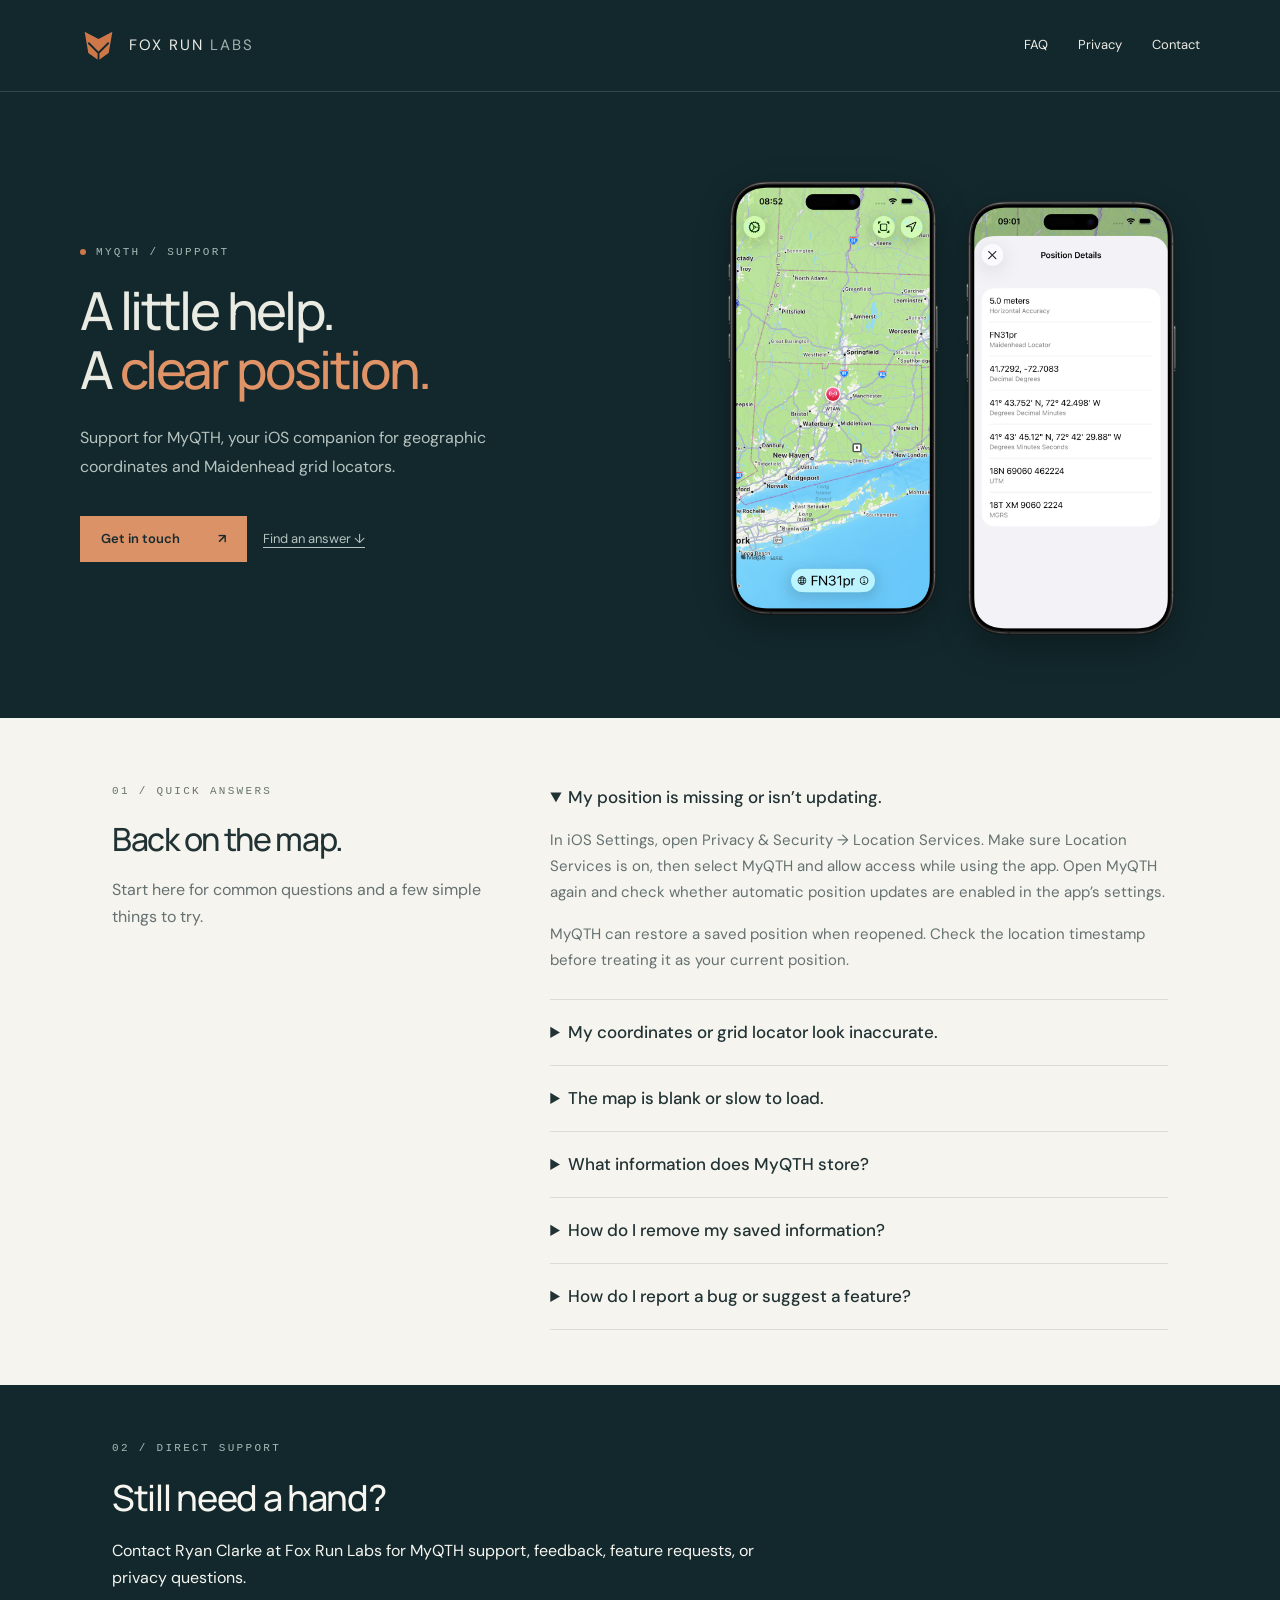
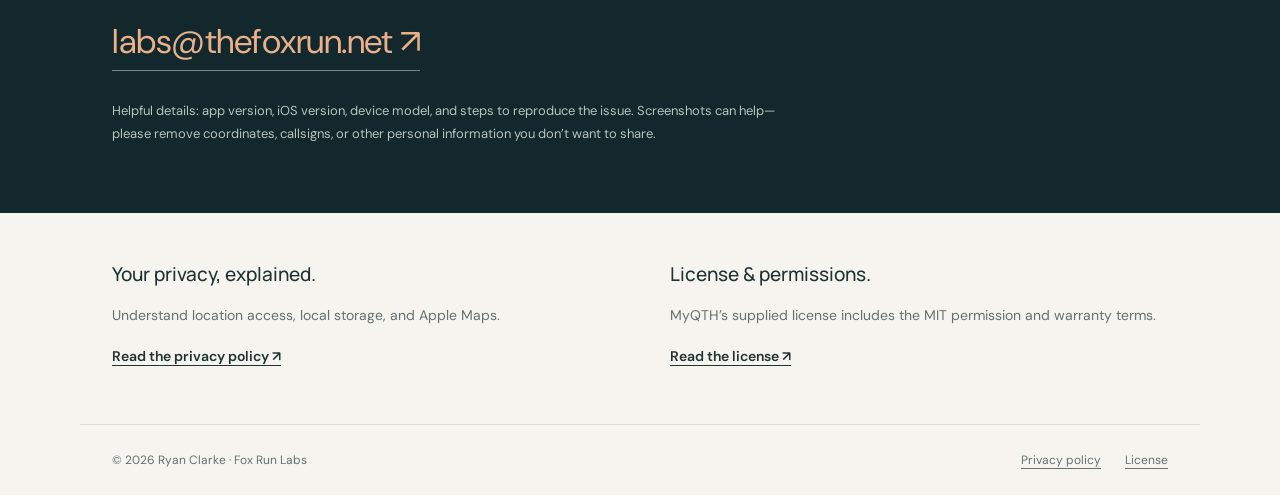
<file: doc/index.html>
<!doctype html>
<html lang="en">

<head>
    <meta charset="utf-8">
    <meta name="viewport" content="width=device-width, initial-scale=1">
    <title>Support · MyQTH</title>
    <meta name="description"
        content="MyQTH for iOS — support, troubleshooting, privacy and license information from Fox Run Labs.">
    <meta name="theme-color" content="#12282d">
    <link rel="stylesheet" href="styles.css">
    <link rel="icon" href="images/favicon.svg" type="image/svg+xml">
</head>

<body><a class="skip" href="#main">Skip to content</a>
    <header><a class="brand" href="https://labs.thefoxrun.net/" aria-label="Fox Run Labs home"><svg viewBox="0 0 40 40"
                aria-hidden="true">
                <path d="M5 5l15 8L35 5l-4 23-11 8L9 28z" />
                <path class="foxline" d="M9 17l11 11 11-11M20 28v8" />
            </svg><span>FOX RUN <b>LABS</b></span></a>
        <nav aria-label="Main navigation"><a href="./#help">FAQ</a><a href="privacy.html">Privacy</a><a
                href="./#contact">Contact</a></nav>
    </header>
    <main id="main">
        <section class="hero">
            <div>
                <p class="eyebrow">MYQTH / SUPPORT</p>
                <h1>A little help.<br>A <em>clear position.</em></h1>
                <p class="intro">Support for MyQTH, your iOS companion for geographic coordinates and Maidenhead grid
                    locators.</p><a class="button" href="#contact">Get in touch <span aria-hidden="true">↗</span></a><a
                    class="textlink" href="#help">Find an answer ↓</a>
            </div>
            <div class="app-screenshots" aria-label="MyQTH app screenshots"><img src="images/main_screen.png" width="3000"
                    height="6000"
                    alt="MyQTH main screen showing an Apple Maps view, callsign marker, and Maidenhead grid locator"><img
                    src="images/position_details.png" width="3000" height="6000"
                    alt="MyQTH position details screen showing geographic coordinate formats"></div>
        </section>
        <section class="help" id="help">
            <div class="section-heading">
                <p class="eyebrow">01 / QUICK ANSWERS</p>
                <h2>Back on the map.</h2>
                <p>Start here for common questions and a few simple things to try.</p>
            </div>
            <div class="questions">
                <details open>
                    <summary>My position is missing or isn’t updating.</summary>
                    <p>In iOS Settings, open Privacy &amp; Security → Location Services. Make sure Location Services is
                        on, then select MyQTH and allow access while using the app. Open MyQTH again and check whether
                        automatic position updates are enabled in the app’s settings.</p>
                    <p>MyQTH can restore a saved position when reopened. Check the location timestamp before treating it
                        as your current position.</p>
                </details>
                <details>
                    <summary>My coordinates or grid locator look inaccurate.</summary>
                    <p>Check MyQTH’s location permission in iOS Settings and enable Precise Location if available. Try
                        again outdoors with a clear view of the sky, and allow time for a new location reading. Compare
                        the horizontal accuracy and timestamp shown by the app; a saved or approximate position may
                        produce a different grid locator.</p>
                </details>
                <details>
                    <summary>The map is blank or slow to load.</summary>
                    <p>MyQTH uses Apple Maps. Check your internet connection, then close and reopen the app. Map content
                        may need a connection even though coordinate calculations take place on your device.</p>
                </details>
                <details>
                    <summary>What information does MyQTH store?</summary>
                    <p>Your optional callsign, preferences, and last known position are stored on your device. MyQTH
                        does not maintain a location history or send your location to the developer. Apple Maps may
                        communicate with Apple to load map content. Read the <a href="privacy.html">full privacy
                            policy</a> for details.</p>
                </details>
                <details>
                    <summary>How do I remove my saved information?</summary>
                    <p>Clear your callsign in the app’s settings. Revoking location permission stops new location access
                        but does not erase the saved position. Deleting the app removes its local app data; offloading
                        may retain it. Device backups may also contain local app data.</p>
                </details>
                <details>
                    <summary>How do I report a bug or suggest a feature?</summary>
                    <p>Email <a href="mailto:labs@thefoxrun.net?subject=MyQTH%20feedback">labs@thefoxrun.net</a>. For a
                        bug, include your MyQTH version, iOS version, device model, what happened, and what you
                        expected. Suggestions and general questions are welcome too.</p>
                </details>
            </div>
        </section>
        <section class="contact" id="contact">
            <p class="eyebrow">02 / DIRECT SUPPORT</p>
            <h2>Still need a hand?</h2>
            <p>Contact Ryan Clarke at Fox Run Labs for MyQTH support, feedback, feature requests, or privacy questions.
            </p><a class="email" href="mailto:labs@thefoxrun.net?subject=MyQTH%20support">labs@thefoxrun.net <span
                    aria-hidden="true">↗</span></a>
            <p class="small">Helpful details: app version, iOS version, device model, and steps to reproduce the issue.
                Screenshots can help—please remove coordinates, callsigns, or other personal information you don’t want
                to share.</p>
        </section>
        <section class="resources">
            <div>
                <h3>Your privacy, explained.</h3>
                <p>Understand location access, local storage, and Apple Maps.</p><a href="privacy.html">Read the privacy
                    policy ↗</a>
            </div>
            <div>
                <h3>License &amp; permissions.</h3>
                <p>MyQTH’s supplied license includes the MIT permission and warranty terms.</p><a
                    href="license.html">Read the license ↗</a>
            </div>
        </section>
    </main>
    <footer><span>© 2026 Ryan Clarke · Fox Run Labs</span>
        <div><a href="privacy.html">Privacy policy</a><a href="license.html">License</a></div>
    </footer>
</body>

</html>
</file>
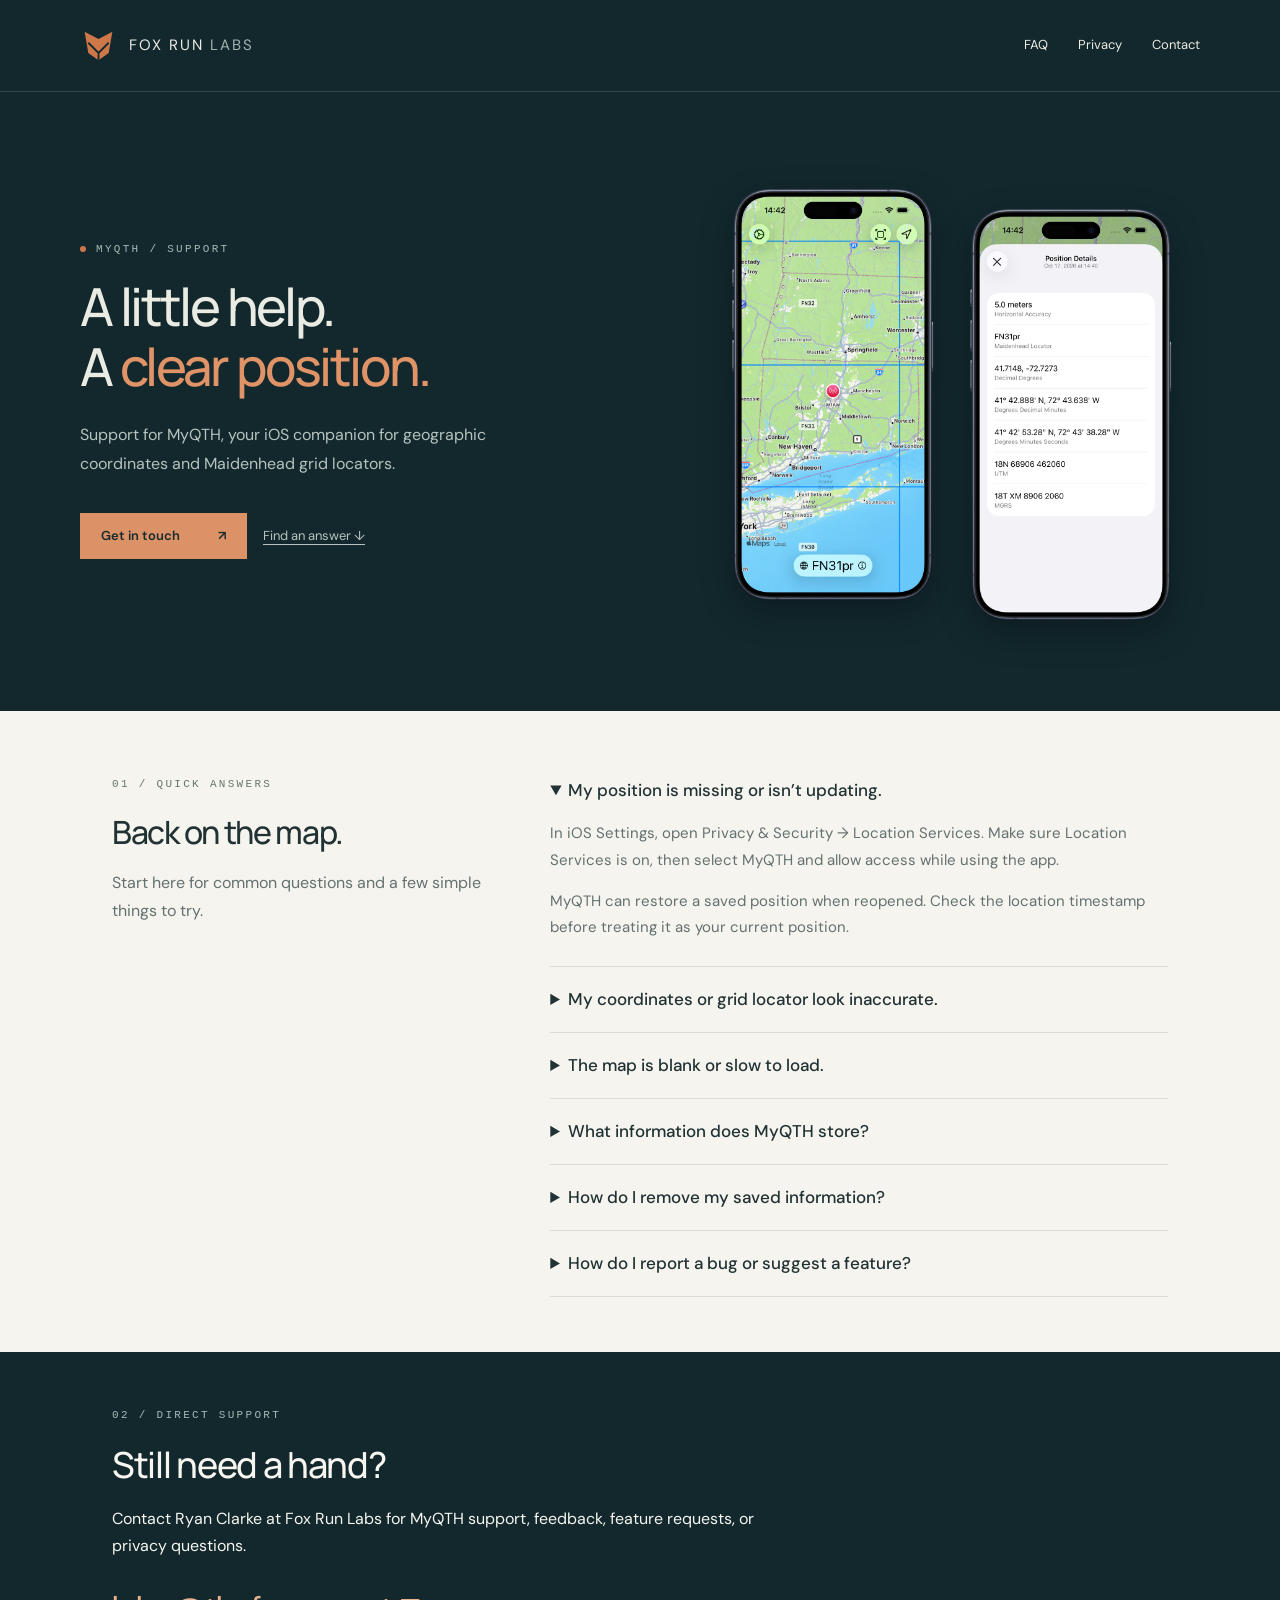
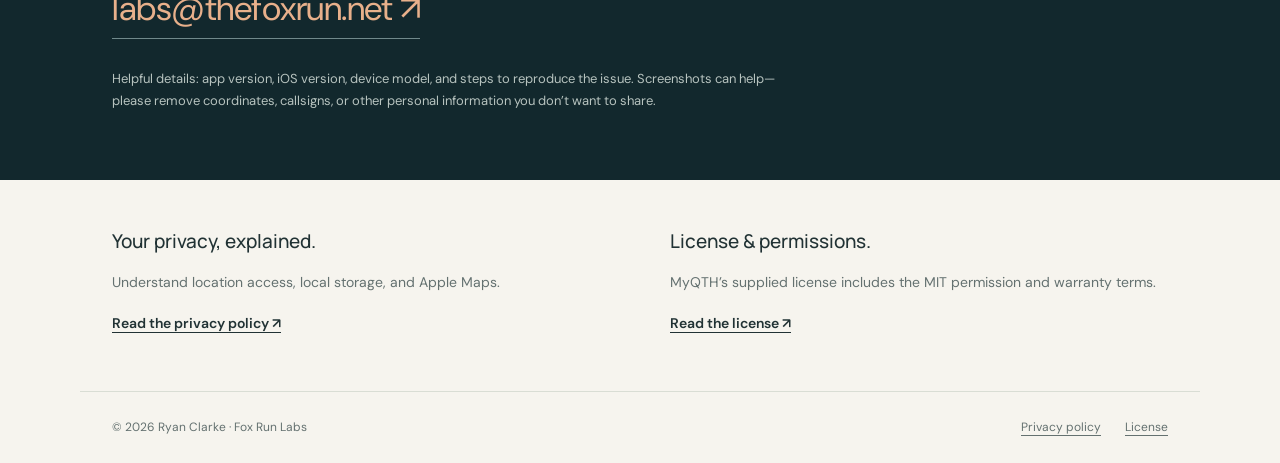
<file: docs/index.html>
<!doctype html>
<html lang="en">

<head>
    <meta charset="utf-8">
    <meta name="viewport" content="width=device-width, initial-scale=1">
    <title>Support · MyQTH</title>
    <meta name="description"
        content="MyQTH for iOS — support, troubleshooting, privacy and license information from Fox Run Labs.">
    <meta name="theme-color" content="#12282d">
    <link rel="stylesheet" href="styles.css">
    <link rel="icon" href="images/favicon.svg" type="image/svg+xml">
</head>

<body><a class="skip" href="#main">Skip to content</a>
    <header><a class="brand" href="https://labs.thefoxrun.net/" aria-label="Fox Run Labs home"><svg viewBox="0 0 40 40"
                aria-hidden="true">
                <path d="M5 5l15 8L35 5l-4 23-11 8L9 28z" />
                <path class="foxline" d="M9 17l11 11 11-11M20 28v8" />
            </svg><span>FOX RUN <b>LABS</b></span></a>
        <nav aria-label="Main navigation"><a href="./#help">FAQ</a><a href="privacy.html">Privacy</a><a
                href="./#contact">Contact</a></nav>
    </header>
    <main id="main">
        <section class="hero">
            <div>
                <p class="eyebrow">MYQTH / SUPPORT</p>
                <h1>A little help.<br>A <em>clear position.</em></h1>
                <p class="intro">Support for MyQTH, your iOS companion for geographic coordinates and Maidenhead grid
                    locators.</p><a class="button" href="#contact">Get in touch <span aria-hidden="true">↗</span></a><a
                    class="textlink" href="#help">Find an answer ↓</a>
            </div>
            <div class="app-screenshots" aria-label="MyQTH app screenshots"><img src="images/main-screen.png" width="1419"
                    height="2796"
                    alt="MyQTH main screen showing an Apple Maps view, callsign marker, and Maidenhead grid locator"><img
                    src="images/position-details.png" width="1419" height="2796"
                    alt="MyQTH position details screen showing geographic coordinate formats"></div>
        </section>
        <section class="help" id="help">
            <div class="section-heading">
                <p class="eyebrow">01 / QUICK ANSWERS</p>
                <h2>Back on the map.</h2>
                <p>Start here for common questions and a few simple things to try.</p>
            </div>
            <div class="questions">
                <details open>
                    <summary>My position is missing or isn’t updating.</summary>
                    <p>In iOS Settings, open Privacy &amp; Security → Location Services. Make sure Location Services is
                        on, then select MyQTH and allow access while using the app.</p>
                    <p>MyQTH can restore a saved position when reopened. Check the location timestamp before treating it
                        as your current position.</p>
                </details>
                <details>
                    <summary>My coordinates or grid locator look inaccurate.</summary>
                    <p>Check MyQTH’s location permission in iOS Settings and enable Precise Location if available. Try
                        again outdoors with a clear view of the sky, and allow time for a new location reading. Compare
                        the horizontal accuracy and timestamp shown by the app; a saved or approximate position may
                        produce a different grid locator.</p>
                </details>
                <details>
                    <summary>The map is blank or slow to load.</summary>
                    <p>MyQTH uses Apple Maps. Check your internet connection, then close and reopen the app. Map content
                        may need a connection even though coordinate calculations take place on your device.</p>
                </details>
                <details>
                    <summary>What information does MyQTH store?</summary>
                    <p>Your optional callsign, preferences, and last known position are stored on your device. MyQTH
                        does not maintain a location history or send your location to the developer. Apple Maps may
                        communicate with Apple to load map content. Read the <a href="privacy.html">full privacy
                            policy</a> for details.</p>
                </details>
                <details>
                    <summary>How do I remove my saved information?</summary>
                    <p>Clear your callsign in the app’s settings. Revoking location permission stops new location access
                        but does not erase the saved position. Deleting the app removes its local app data; offloading
                        may retain it. Device backups may also contain local app data.</p>
                </details>
                <details>
                    <summary>How do I report a bug or suggest a feature?</summary>
                    <p>Email <a href="mailto:labs@thefoxrun.net?subject=MyQTH%20feedback">labs@thefoxrun.net</a>. For a
                        bug, include your MyQTH version, iOS version, device model, what happened, and what you
                        expected. Suggestions and general questions are welcome too.</p>
                </details>
            </div>
        </section>
        <section class="contact" id="contact">
            <p class="eyebrow">02 / DIRECT SUPPORT</p>
            <h2>Still need a hand?</h2>
            <p>Contact Ryan Clarke at Fox Run Labs for MyQTH support, feedback, feature requests, or privacy questions.
            </p><a class="email" href="mailto:labs@thefoxrun.net?subject=MyQTH%20support">labs@thefoxrun.net <span
                    aria-hidden="true">↗</span></a>
            <p class="small">Helpful details: app version, iOS version, device model, and steps to reproduce the issue.
                Screenshots can help—please remove coordinates, callsigns, or other personal information you don’t want
                to share.</p>
        </section>
        <section class="resources">
            <div>
                <h3>Your privacy, explained.</h3>
                <p>Understand location access, local storage, and Apple Maps.</p><a href="privacy.html">Read the privacy
                    policy ↗</a>
            </div>
            <div>
                <h3>License &amp; permissions.</h3>
                <p>MyQTH’s supplied license includes the MIT permission and warranty terms.</p><a
                    href="license.html">Read the license ↗</a>
            </div>
        </section>
    </main>
    <footer><span>© 2026 Ryan Clarke · Fox Run Labs</span>
        <div><a href="privacy.html">Privacy policy</a><a href="license.html">License</a></div>
    </footer>
</body>

</html>
</file>
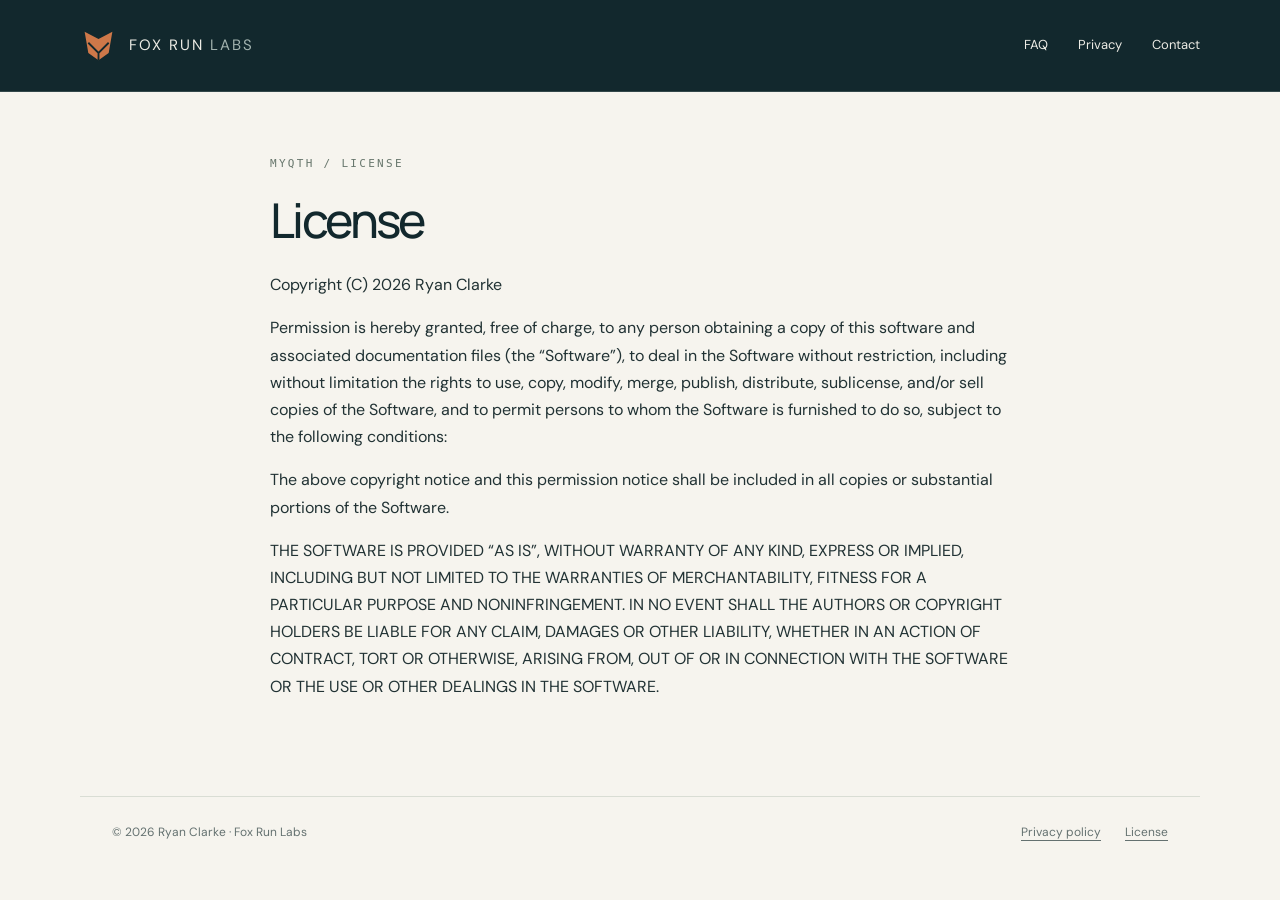
<file: doc/license.html>
<!doctype html>
<html lang="en">

<head>
    <meta charset="utf-8">
    <meta name="viewport" content="width=device-width, initial-scale=1">
    <title>License · MyQTH</title>
    <meta name="description"
        content="MyQTH for iOS — support, troubleshooting, privacy and license information from Fox Run Labs.">
    <meta name="theme-color" content="#12282d">
    <link rel="stylesheet" href="styles.css">
    <link rel="icon" href="images/favicon.svg" type="image/svg+xml">
</head>

<body><a class="skip" href="#main">Skip to content</a>
    <header><a class="brand" href="https://labs.thefoxrun.net/" aria-label="Fox Run Labs home"><svg viewBox="0 0 40 40"
                aria-hidden="true">
                <path d="M5 5l15 8L35 5l-4 23-11 8L9 28z" />
                <path class="foxline" d="M9 17l11 11 11-11M20 28v8" />
            </svg><span>FOX RUN <b>LABS</b></span></a>
        <nav aria-label="Main navigation"><a href="./#help">FAQ</a><a href="privacy.html">Privacy</a><a
                href="./#contact">Contact</a></nav>
    </header>
    <main id="main">
        <article class="document">
            <p class="eyebrow">MYQTH / LICENSE</p>
            <h1>License</h1>
            <p>Copyright (C) 2026 Ryan Clarke</p>
            <p>Permission is hereby granted, free of charge, to any person obtaining a copy of this software and
                associated documentation files (the “Software”), to deal in the Software without restriction, including
                without limitation the rights to use, copy, modify, merge, publish, distribute, sublicense, and/or sell
                copies of the Software, and to permit persons to whom the Software is furnished to do so, subject to the
                following conditions:</p>
            <p>The above copyright notice and this permission notice shall be included in all copies or substantial
                portions of the Software.</p>
            <p>THE SOFTWARE IS PROVIDED “AS IS”, WITHOUT WARRANTY OF ANY KIND, EXPRESS OR IMPLIED, INCLUDING BUT NOT
                LIMITED TO THE WARRANTIES OF MERCHANTABILITY, FITNESS FOR A PARTICULAR PURPOSE AND NONINFRINGEMENT. IN
                NO EVENT SHALL THE AUTHORS OR COPYRIGHT HOLDERS BE LIABLE FOR ANY CLAIM, DAMAGES OR OTHER LIABILITY,
                WHETHER IN AN ACTION OF CONTRACT, TORT OR OTHERWISE, ARISING FROM, OUT OF OR IN CONNECTION WITH THE
                SOFTWARE OR THE USE OR OTHER DEALINGS IN THE SOFTWARE.</p>
        </article>
    </main>
    <footer><span>© 2026 Ryan Clarke · Fox Run Labs</span>
        <div><a href="privacy.html">Privacy policy</a><a href="license.html">License</a></div>
    </footer>
</body>

</html>
</file>
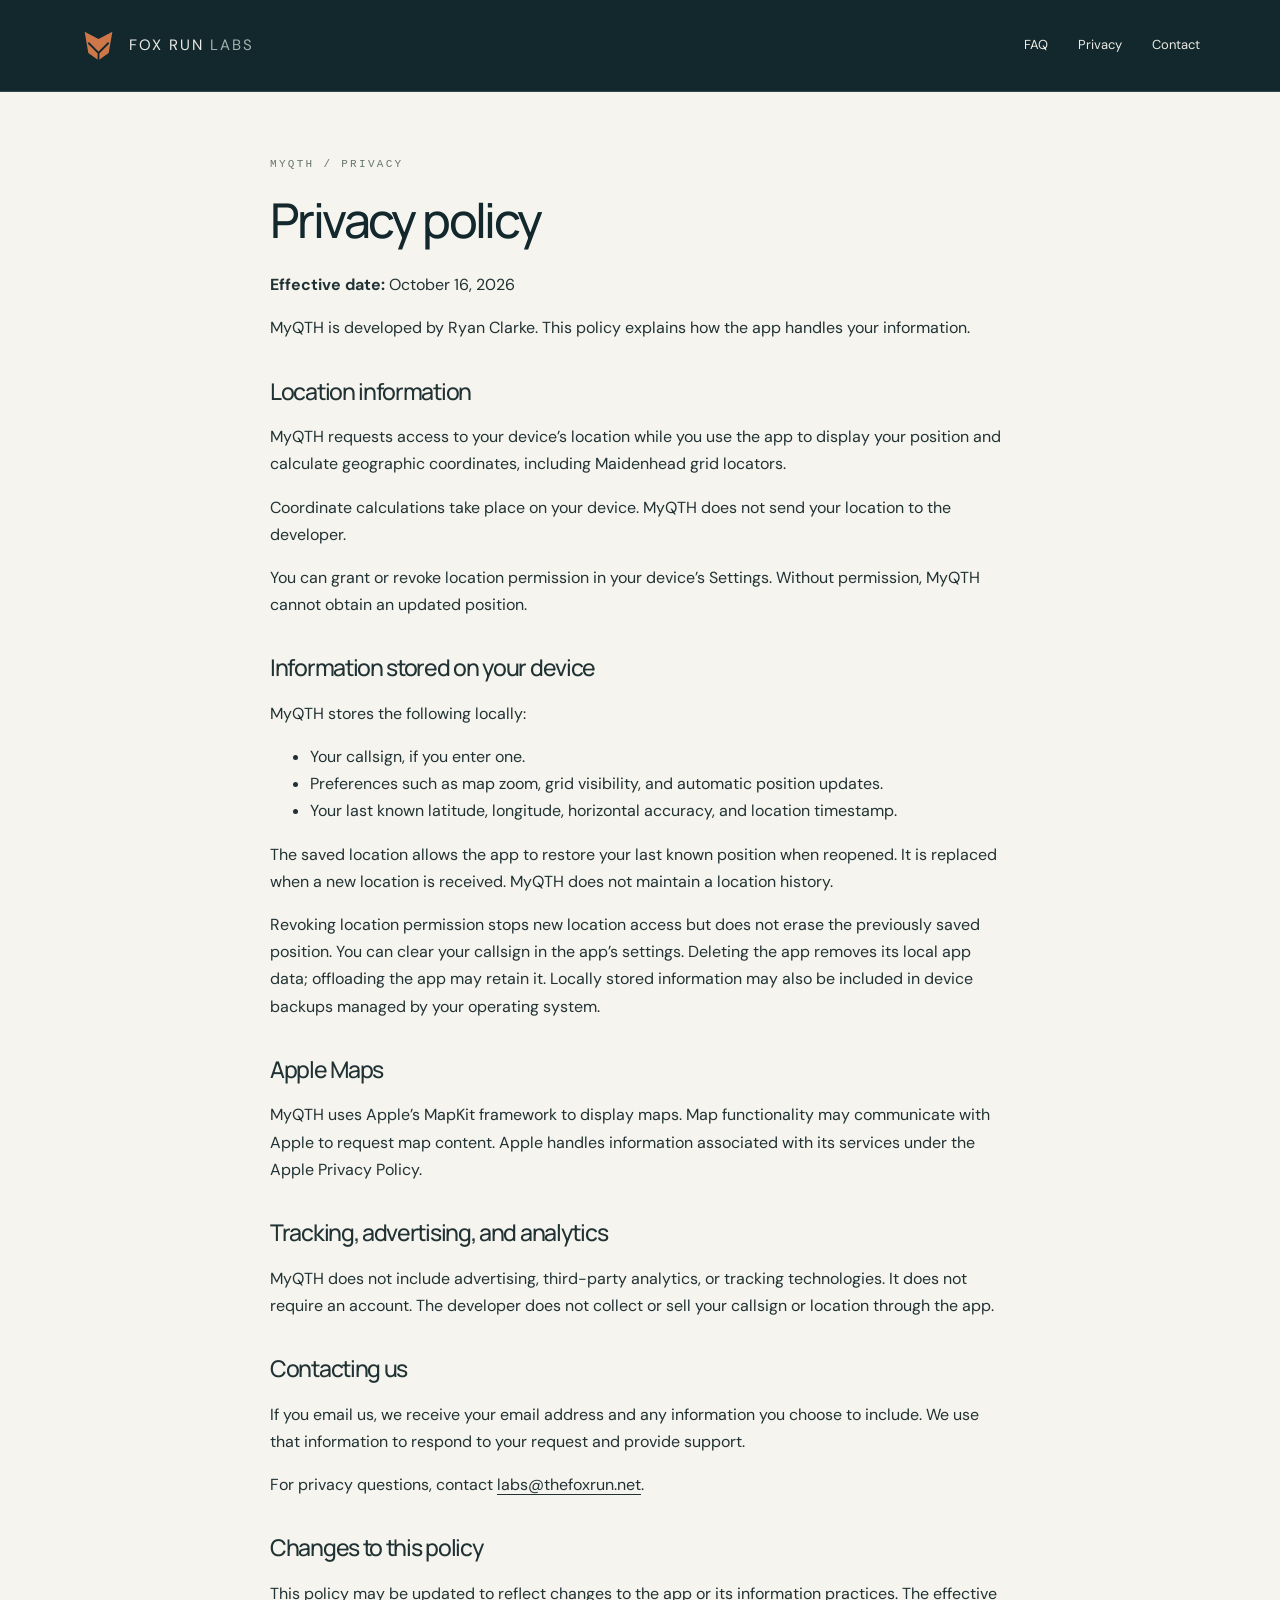
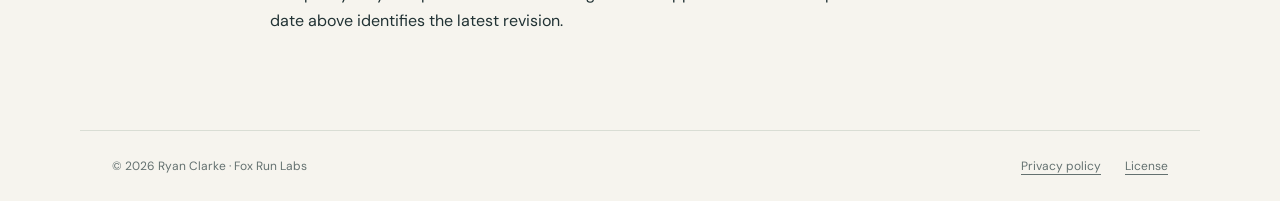
<file: doc/privacy.html>
<!doctype html>
<html lang="en">

<head>
    <meta charset="utf-8">
    <meta name="viewport" content="width=device-width, initial-scale=1">
    <title>Privacy policy · MyQTH</title>
    <meta name="description"
        content="MyQTH for iOS — support, troubleshooting, privacy and license information from Fox Run Labs.">
    <meta name="theme-color" content="#12282d">
    <link rel="stylesheet" href="styles.css">
    <link rel="icon" href="favicon.svg" type="image/svg+xml">
</head>

<body><a class="skip" href="#main">Skip to content</a>
    <header><a class="brand" href="https://labs.thefoxrun.net/" aria-label="Fox Run Labs home"><svg viewBox="0 0 40 40"
                aria-hidden="true">
                <path d="M5 5l15 8L35 5l-4 23-11 8L9 28z" />
                <path class="foxline" d="M9 17l11 11 11-11M20 28v8" />
            </svg><span>FOX RUN <b>LABS</b></span></a>
        <nav aria-label="Main navigation"><a href="./#help">FAQ</a><a href="privacy.html">Privacy</a><a
                href="./#contact">Contact</a></nav>
    </header>
    <main id="main">
        <article class="document">
            <p class="eyebrow">MYQTH / PRIVACY</p>
            <h1>Privacy policy</h1>
            <p><strong>Effective date:</strong> October 16, 2026</p>
            <p>MyQTH is developed by Ryan Clarke. This policy explains how the app handles your information.</p>
            <h2>Location information</h2>
            <p>MyQTH requests access to your device’s location while you use the app to display your position and
                calculate geographic coordinates, including Maidenhead grid locators.</p>
            <p>Coordinate calculations take place on your device. MyQTH does not send your location to the developer.
            </p>
            <p>You can grant or revoke location permission in your device’s Settings. Without permission, MyQTH cannot
                obtain an updated position.</p>
            <h2>Information stored on your device</h2>
            <p>MyQTH stores the following locally:</p>
            <ul>
                <li>Your callsign, if you enter one.</li>
                <li>Preferences such as map zoom, grid visibility, and automatic position updates.</li>
                <li>Your last known latitude, longitude, horizontal accuracy, and location timestamp.</li>
            </ul>
            <p>The saved location allows the app to restore your last known position when reopened. It is replaced when
                a new location is received. MyQTH does not maintain a location history.</p>
            <p>Revoking location permission stops new location access but does not erase the previously saved position.
                You can clear your callsign in the app’s settings. Deleting the app removes its local app data;
                offloading the app may retain it. Locally stored information may also be included in device backups
                managed by your operating system.</p>
            <h2>Apple Maps</h2>
            <p>MyQTH uses Apple’s MapKit framework to display maps. Map functionality may communicate with Apple to
                request map content. Apple handles information associated with its services under the Apple Privacy
                Policy.</p>
            <h2>Tracking, advertising, and analytics</h2>
            <p>MyQTH does not include advertising, third-party analytics, or tracking technologies. It does not require
                an account. The developer does not collect or sell your callsign or location through the app.</p>
            <h2>Contacting us</h2>
            <p>If you email us, we receive your email address and any information you choose to include. We use that
                information to respond to your request and provide support.</p>
            <p>For privacy questions, contact <a href="mailto:labs@thefoxrun.net">labs@thefoxrun.net</a>.</p>
            <h2>Changes to this policy</h2>
            <p>This policy may be updated to reflect changes to the app or its information practices. The effective date
                above identifies the latest revision.</p>
        </article>
    </main>
    <footer><span>© 2026 Ryan Clarke · Fox Run Labs</span>
        <div><a href="privacy.html">Privacy policy</a><a href="license.html">License</a></div>
    </footer>
</body>

</html>
</file>
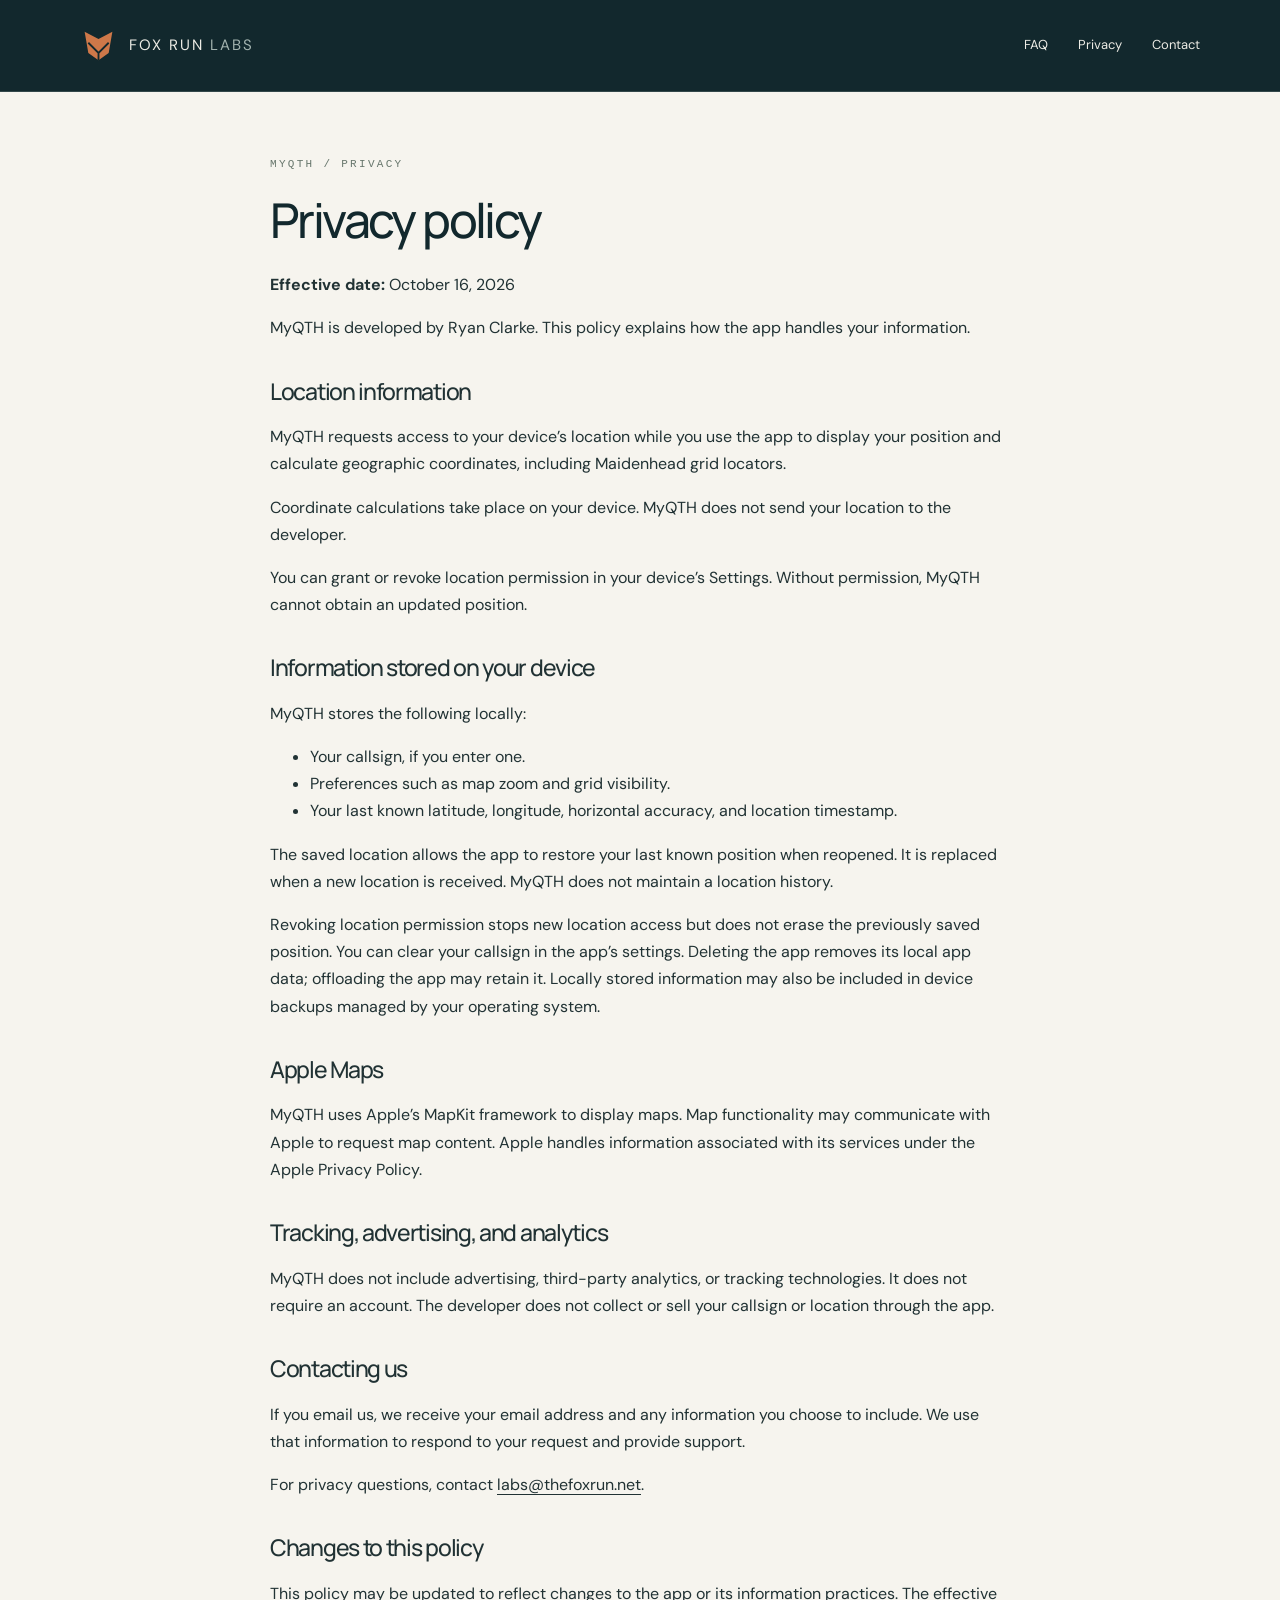
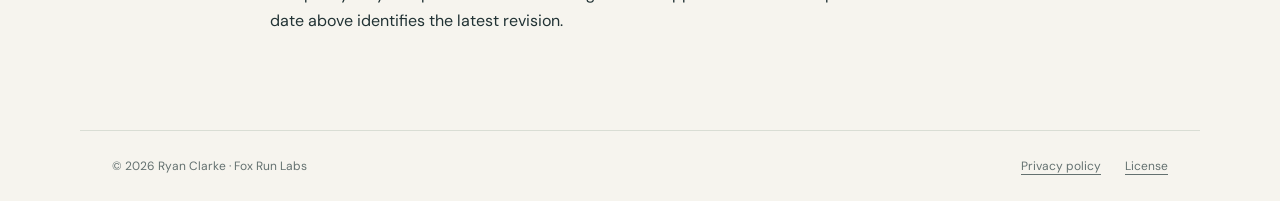
<file: docs/privacy.html>
<!doctype html>
<html lang="en">

<head>
    <meta charset="utf-8">
    <meta name="viewport" content="width=device-width, initial-scale=1">
    <title>Privacy policy · MyQTH</title>
    <meta name="description"
        content="MyQTH for iOS — support, troubleshooting, privacy and license information from Fox Run Labs.">
    <meta name="theme-color" content="#12282d">
    <link rel="stylesheet" href="styles.css">
    <link rel="icon" href="favicon.svg" type="image/svg+xml">
</head>

<body><a class="skip" href="#main">Skip to content</a>
    <header><a class="brand" href="https://labs.thefoxrun.net/" aria-label="Fox Run Labs home"><svg viewBox="0 0 40 40"
                aria-hidden="true">
                <path d="M5 5l15 8L35 5l-4 23-11 8L9 28z" />
                <path class="foxline" d="M9 17l11 11 11-11M20 28v8" />
            </svg><span>FOX RUN <b>LABS</b></span></a>
        <nav aria-label="Main navigation"><a href="./#help">FAQ</a><a href="privacy.html">Privacy</a><a
                href="./#contact">Contact</a></nav>
    </header>
    <main id="main">
        <article class="document">
            <p class="eyebrow">MYQTH / PRIVACY</p>
            <h1>Privacy policy</h1>
            <p><strong>Effective date:</strong> October 16, 2026</p>
            <p>MyQTH is developed by Ryan Clarke. This policy explains how the app handles your information.</p>
            <h2>Location information</h2>
            <p>MyQTH requests access to your device’s location while you use the app to display your position and
                calculate geographic coordinates, including Maidenhead grid locators.</p>
            <p>Coordinate calculations take place on your device. MyQTH does not send your location to the developer.
            </p>
            <p>You can grant or revoke location permission in your device’s Settings. Without permission, MyQTH cannot
                obtain an updated position.</p>
            <h2>Information stored on your device</h2>
            <p>MyQTH stores the following locally:</p>
            <ul>
                <li>Your callsign, if you enter one.</li>
                <li>Preferences such as map zoom and grid visibility.</li>
                <li>Your last known latitude, longitude, horizontal accuracy, and location timestamp.</li>
            </ul>
            <p>The saved location allows the app to restore your last known position when reopened. It is replaced when
                a new location is received. MyQTH does not maintain a location history.</p>
            <p>Revoking location permission stops new location access but does not erase the previously saved position.
                You can clear your callsign in the app’s settings. Deleting the app removes its local app data;
                offloading the app may retain it. Locally stored information may also be included in device backups
                managed by your operating system.</p>
            <h2>Apple Maps</h2>
            <p>MyQTH uses Apple’s MapKit framework to display maps. Map functionality may communicate with Apple to
                request map content. Apple handles information associated with its services under the Apple Privacy
                Policy.</p>
            <h2>Tracking, advertising, and analytics</h2>
            <p>MyQTH does not include advertising, third-party analytics, or tracking technologies. It does not require
                an account. The developer does not collect or sell your callsign or location through the app.</p>
            <h2>Contacting us</h2>
            <p>If you email us, we receive your email address and any information you choose to include. We use that
                information to respond to your request and provide support.</p>
            <p>For privacy questions, contact <a href="mailto:labs@thefoxrun.net">labs@thefoxrun.net</a>.</p>
            <h2>Changes to this policy</h2>
            <p>This policy may be updated to reflect changes to the app or its information practices. The effective date
                above identifies the latest revision.</p>
        </article>
    </main>
    <footer><span>© 2026 Ryan Clarke · Fox Run Labs</span>
        <div><a href="privacy.html">Privacy policy</a><a href="license.html">License</a></div>
    </footer>
</body>

</html>
</file>
<file: doc/styles.css>
@import url('https://fonts.googleapis.com/css2?family=DM+Sans:wght@400;500;600;700&family=Manrope:wght@400;500;600;700;800&display=swap');

* {
    box-sizing: border-box
}

html {
    scroll-behavior: smooth;
    scroll-padding-top: 24px
}

body {
    margin: 0;
    background: #f6f5ef;
    color: #153532;
    font: 16px/1.65 -apple-system, BlinkMacSystemFont, "Segoe UI", sans-serif
}

a {
    color: inherit;
    text-underline-offset: 4px
}

a:hover {
    color: #815019
}

a:focus-visible,
summary:focus-visible {
    outline: 3px solid #a25e1c;
    outline-offset: 5px
}

header,
main,
footer {
    max-width: 1120px;
    margin: auto
}

header {
    padding: 30px 32px;
    display: flex;
    align-items: center;
    justify-content: space-between;
    border-bottom: 1px solid #d7ddd4
}

.brand {
    display: flex;
    gap: 8px;
    align-items: center;
    text-decoration: none;
    letter-spacing: 2px;
    font-size: 12px
}

.brand b {
    font-weight: 400;
    color: #586b61
}

.mark {
    display: inline-flex;
    align-items: center;
    justify-content: center;
    background: #153532;
    color: #fff;
    width: 34px;
    height: 34px;
    border-radius: 9px;
    font-size: 21px;
    font-weight: 700;
    letter-spacing: -4px;
    margin-right: 5px
}

.mark span {
    font-size: 18px
}

nav {
    display: flex;
    gap: 28px;
    font-size: 14px
}

nav a {
    text-decoration: none
}

main {
    padding: 0 32px
}

.hero {
    display: grid;
    grid-template-columns: 1.2fr 1fr;
    gap: 70px;
    padding: 80px 0 72px;
    align-items: center
}

.eyebrow {
    font: 600 11px/1.5 ui-monospace, monospace;
    letter-spacing: 2px;
    color: #53665b;
    margin: 0 0 20px
}

h1 {
    font-size: clamp(40px, 5vw, 64px);
    line-height: 1.08;
    letter-spacing: -2.5px;
    font-weight: 600;
    margin: 0 0 24px
}

h2 {
    font-size: 32px;
    line-height: 1.2;
    letter-spacing: -1px;
    margin: 0 0 18px
}

h3 {
    font-size: 19px;
    margin: 0 0 8px
}

.intro {
    font-size: 18px;
    color: #53635a;
    max-width: 440px;
    margin-bottom: 30px
}

.button {
    display: inline-flex;
    gap: 38px;
    background: #153532;
    color: #fff;
    text-decoration: none;
    padding: 13px 20px;
    border-radius: 6px;
    font-weight: 600
}

.button:hover {
    background: #294c42;
    color: white
}

.textlink {
    display: inline-block;
    margin: 16px;
    font-size: 14px
}

.locator {
    height: 330px;
    border: 1px solid #cbd6c6;
    border-radius: 16px;
    position: relative;
    overflow: hidden;
    background: radial-gradient(ellipse at center, #d8e7cf66 0 30%, transparent 31%), repeating-linear-gradient(0deg, transparent 0 54px, #cad5c155 55px 56px), repeating-linear-gradient(90deg, #eaf0df 0 54px, #cad5c1 55px 56px)
}

.locator:before,
.locator:after {
    content: "";
    position: absolute;
    border: 1px solid #aabda3;
    border-radius: 50%;
    width: 220px;
    height: 220px;
    left: 50%;
    top: 46%;
    transform: translate(-50%, -50%)
}

.locator:after {
    width: 140px;
    height: 140px
}

.pin {
    position: absolute;
    left: 50%;
    top: 46%;
    transform: translate(-50%, -50%);
    font-size: 52px;
    color: #254a3b
}

.north {
    position: absolute;
    right: 22px;
    top: 18px;
    font: 12px ui-monospace, monospace
}

.gridlabel,
.coordinates {
    position: absolute;
    bottom: 40px;
    width: 100%;
    text-align: center;
    font: 10px ui-monospace, monospace;
    letter-spacing: 1.5px
}

.coordinates {
    bottom: 22px;
    font-size: 8px;
    color: #52634e
}

.help {
    display: grid;
    grid-template-columns: 1fr 1.65fr;
    gap: 64px;
    padding: 58px 0;
    border-top: 1px solid #d7ddd4
}

.section-heading>p:last-child {
    color: #53635a
}

details {
    border-bottom: 1px solid #d7ddd4;
    padding: 18px 0
}

details:first-child {
    padding-top: 0
}

summary {
    cursor: pointer;
    font-size: 17px;
    font-weight: 600;
    padding-right: 12px
}

details p {
    color: #4c5e53;
    font-size: 15px;
    line-height: 1.75
}

details p:last-child {
    margin-bottom: 8px
}

.contact {
    background: #153532;
    color: #f6f5ef;
    border-radius: 12px;
    padding: 42px 48px;
    margin: 22px 0 40px;
    max-width: 100%
}

.contact .eyebrow {
    color: #c1d1b7
}

.contact>p {
    max-width: 670px
}

.email {
    display: inline-block;
    font-size: clamp(20px, 3.8vw, 34px);
    letter-spacing: -.5px;
    text-decoration: none;
    border-bottom: 1px solid #809583;
    margin: 5px 0 16px
}

.email:hover {
    color: #e4c68f
}

.small {
    font-size: 13px;
    color: #ced8ca
}

.resources {
    display: grid;
    grid-template-columns: 1fr 1fr;
    gap: 60px;
    padding: 10px 0 54px
}

.resources p {
    font-size: 14px;
    color: #53635a
}

.resources a {
    font-size: 14px;
    font-weight: 600
}

footer {
    padding: 25px 32px;
    border-top: 1px solid #d7ddd4;
    display: flex;
    justify-content: space-between;
    gap: 20px;
    color: #58675e;
    font-size: 12px
}

footer div {
    display: flex;
    gap: 24px
}

.document {
    max-width: 740px;
    padding: 64px 0 80px
}

.document h1 {
    font-size: 48px
}

.document h2 {
    font-size: 23px;
    margin-top: 36px
}

.document p {
    overflow-wrap: anywhere
}

.skip {
    position: absolute;
    top: -100px;
    left: 15px;
    background: white;
    padding: 10px;
    z-index: 5
}

.skip:focus {
    top: 10px
}

@media(max-width:720px) {
    header {
        padding: 22px 20px
    }

    main {
        padding: 0 20px
    }

    nav {
        gap: 16px;
        font-size: 12px
    }

    .brand {
        font-size: 10px;
        letter-spacing: 1px
    }

    .hero {
        grid-template-columns: 1fr;
        padding: 48px 0;
        gap: 30px
    }

    .locator {
        height: 230px
    }

    .help {
        grid-template-columns: 1fr;
        gap: 24px;
        padding: 36px 0
    }

    .contact {
        padding: 30px 24px
    }

    .resources {
        grid-template-columns: 1fr;
        gap: 28px
    }

    footer {
        padding: 22px 20px;
        flex-direction: column
    }

    .document h1 {
        font-size: 40px
    }
}

@media(prefers-reduced-motion:reduce) {
    html {
        scroll-behavior: auto
    }
}

/* Shared visual language from labs.thefoxrun.net. */
:root {
    --navy: #12282d;
    --cream: #f6f4ee;
    --ink: #213234;
    --muted: #647170;
    --orange: #ce7849;
    --line: #d9ddd4
}

body {
    background: var(--cream);
    color: var(--ink);
    font-family: 'DM Sans', Arial, sans-serif;
    line-height: 1.7
}

h1,
h2,
h3 {
    font-family: Manrope, Arial, sans-serif;
    font-weight: 500
}

header {
    max-width: none;
    padding: 27px max(6%, calc((100vw - 1120px)/2));
    background: var(--navy);
    color: #edece5;
    border-color: #33474a
}

.brand {
    font-size: 15px;
    gap: 12px;
    letter-spacing: 2px;
    white-space: nowrap
}

.brand svg {
    width: 37px;
    fill: var(--orange);
    flex-shrink: 0
}

.brand b {
    color: #a3b3af
}

.foxline {
    fill: none;
    stroke: var(--navy);
    stroke-width: 2
}

nav {
    font-size: 13px;
    gap: 30px
}

nav a:hover,
.brand:hover {
    color: #e59a71
}

main {
    max-width: none;
    padding: 0
}

.hero {
    background: var(--navy);
    color: #eaece4;
    padding: 80px max(6%, calc((100vw - 1120px)/2));
    gap: 55px;
    grid-template-columns: 1.15fr 1fr
}

.hero .eyebrow {
    color: #a5bab5
}

.hero .eyebrow:before {
    content: '';
    display: inline-block;
    width: 6px;
    height: 6px;
    border-radius: 50%;
    background: var(--orange);
    margin-right: 10px;
    vertical-align: middle
}

h1 {
    line-height: 1.14;
    font-size: clamp(38px, 4.1vw, 61px);
    letter-spacing: -2.6px
}

h1 em {
    font-style: normal;
    color: #df9367
}

.intro {
    color: #b7c3bf;
    font-size: 16px;
    line-height: 1.8
}

.button {
    background: #db9267;
    color: #172a2e;
    border-radius: 0;
    font-size: 13px;
    padding: 12px 21px
}

.button:hover {
    background: #edaa80;
    color: #172a2e
}

.textlink {
    color: #b7c3bf;
    font-size: 13px
}

.textlink:hover {
    color: #e59a71
}

.locator {
    border-radius: 0;
    border-color: #3c5355;
    background: radial-gradient(ellipse at center, #28494a66 0 30%, transparent 31%), repeating-linear-gradient(0deg, transparent 0 54px, #49606555 55px 56px), repeating-linear-gradient(90deg, #172f34 0 54px, #49606555 55px 56px)
}

.locator:before,
.locator:after {
    border-color: #70898b
}

.pin {
    color: #df9367
}

.north {
    color: #b7c3bf
}

.gridlabel {
    color: #df9367
}

.coordinates {
    color: #a5bab5
}

.help,
.resources {
    max-width: 1120px;
    margin-left: auto;
    margin-right: auto;
    padding-left: 32px;
    padding-right: 32px
}

.help {
    border: 0;
    padding-top: 65px;
    padding-bottom: 55px
}

.eyebrow {
    font-weight: 500;
    letter-spacing: 2.3px;
    color: #67766c
}

h2 {
    letter-spacing: -1.3px
}

details {
    border-color: var(--line)
}

summary {
    font-weight: 500
}

details p,
.section-heading>p:last-child,
.resources p {
    color: var(--muted)
}

.contact {
    border-radius: 0;
    background: var(--navy);
    margin: 0;
    padding: 55px max(6%, calc((100vw - 1056px)/2))
}

.contact h2 {
    font-size: 36px
}

.contact .eyebrow {
    color: #a5bab5
}

.email {
    border-color: #70898b;
    color: #e8b08b
}

.small {
    color: #b7c3bf
}

.resources {
    padding-top: 45px;
    padding-bottom: 55px
}

.resources h3 {
    font-weight: 500
}

.document {
    max-width: 800px;
    padding: 64px 30px 80px;
    margin: auto
}

.document h1 {
    color: var(--navy)
}

footer {
    border-color: var(--line);
    color: var(--muted)
}

a:focus-visible,
summary:focus-visible {
    outline-color: var(--orange)
}

@media(max-width:720px) {
    header {
        padding: 22px 5%;
        flex-wrap: wrap;
        gap: 20px
    }

    .brand {
        font-size: 12px
    }

    nav {
        font-size: 12px;
        gap: 20px
    }

    .hero {
        grid-template-columns: 1fr;
        padding: 45px 5%;
        gap: 35px
    }

    h1 {
        letter-spacing: -1.5px
    }

    .help,
    .resources {
        padding-left: 5%;
        padding-right: 5%
    }

    .contact {
        padding: 38px 5%
    }

    .contact h2 {
        font-size: 30px
    }

    .document {
        padding: 45px 5% 60px
    }
}

.app-screenshots {
    display: flex;
    align-items: center;
    justify-content: center;
    gap: 18px;
    min-width: 0;
    padding: 6px 0 20px
}

.app-screenshots img {
    display: block;
    width: calc(50% - 9px);
    max-width: 220px;
    height: auto;
    filter: drop-shadow(0 12px 16px #0004)
}

.app-screenshots img:nth-child(2) {
    transform: translateY(20px)
}

@media(max-width:720px) {
    .app-screenshots {
        max-width: 460px;
        width: 100%;
        margin: auto;
        gap: 16px
    }

    .app-screenshots img {
        width: calc(50% - 8px)
    }
}
</file>
<file: docs/styles.css>
@import url('https://fonts.googleapis.com/css2?family=DM+Sans:wght@400;500;600;700&family=Manrope:wght@400;500;600;700;800&display=swap');

* {
    box-sizing: border-box
}

html {
    scroll-behavior: smooth;
    scroll-padding-top: 24px
}

body {
    margin: 0;
    background: #f6f5ef;
    color: #153532;
    font: 16px/1.65 -apple-system, BlinkMacSystemFont, "Segoe UI", sans-serif
}

a {
    color: inherit;
    text-underline-offset: 4px
}

a:hover {
    color: #815019
}

a:focus-visible,
summary:focus-visible {
    outline: 3px solid #a25e1c;
    outline-offset: 5px
}

header,
main,
footer {
    max-width: 1120px;
    margin: auto
}

header {
    padding: 30px 32px;
    display: flex;
    align-items: center;
    justify-content: space-between;
    border-bottom: 1px solid #d7ddd4
}

.brand {
    display: flex;
    gap: 8px;
    align-items: center;
    text-decoration: none;
    letter-spacing: 2px;
    font-size: 12px
}

.brand b {
    font-weight: 400;
    color: #586b61
}

.mark {
    display: inline-flex;
    align-items: center;
    justify-content: center;
    background: #153532;
    color: #fff;
    width: 34px;
    height: 34px;
    border-radius: 9px;
    font-size: 21px;
    font-weight: 700;
    letter-spacing: -4px;
    margin-right: 5px
}

.mark span {
    font-size: 18px
}

nav {
    display: flex;
    gap: 28px;
    font-size: 14px
}

nav a {
    text-decoration: none
}

main {
    padding: 0 32px
}

.hero {
    display: grid;
    grid-template-columns: 1.2fr 1fr;
    gap: 70px;
    padding: 80px 0 72px;
    align-items: center
}

.eyebrow {
    font: 600 11px/1.5 ui-monospace, monospace;
    letter-spacing: 2px;
    color: #53665b;
    margin: 0 0 20px
}

h1 {
    font-size: clamp(40px, 5vw, 64px);
    line-height: 1.08;
    letter-spacing: -2.5px;
    font-weight: 600;
    margin: 0 0 24px
}

h2 {
    font-size: 32px;
    line-height: 1.2;
    letter-spacing: -1px;
    margin: 0 0 18px
}

h3 {
    font-size: 19px;
    margin: 0 0 8px
}

.intro {
    font-size: 18px;
    color: #53635a;
    max-width: 440px;
    margin-bottom: 30px
}

.button {
    display: inline-flex;
    gap: 38px;
    background: #153532;
    color: #fff;
    text-decoration: none;
    padding: 13px 20px;
    border-radius: 6px;
    font-weight: 600
}

.button:hover {
    background: #294c42;
    color: white
}

.textlink {
    display: inline-block;
    margin: 16px;
    font-size: 14px
}

.locator {
    height: 330px;
    border: 1px solid #cbd6c6;
    border-radius: 16px;
    position: relative;
    overflow: hidden;
    background: radial-gradient(ellipse at center, #d8e7cf66 0 30%, transparent 31%), repeating-linear-gradient(0deg, transparent 0 54px, #cad5c155 55px 56px), repeating-linear-gradient(90deg, #eaf0df 0 54px, #cad5c1 55px 56px)
}

.locator:before,
.locator:after {
    content: "";
    position: absolute;
    border: 1px solid #aabda3;
    border-radius: 50%;
    width: 220px;
    height: 220px;
    left: 50%;
    top: 46%;
    transform: translate(-50%, -50%)
}

.locator:after {
    width: 140px;
    height: 140px
}

.pin {
    position: absolute;
    left: 50%;
    top: 46%;
    transform: translate(-50%, -50%);
    font-size: 52px;
    color: #254a3b
}

.north {
    position: absolute;
    right: 22px;
    top: 18px;
    font: 12px ui-monospace, monospace
}

.gridlabel,
.coordinates {
    position: absolute;
    bottom: 40px;
    width: 100%;
    text-align: center;
    font: 10px ui-monospace, monospace;
    letter-spacing: 1.5px
}

.coordinates {
    bottom: 22px;
    font-size: 8px;
    color: #52634e
}

.help {
    display: grid;
    grid-template-columns: 1fr 1.65fr;
    gap: 64px;
    padding: 58px 0;
    border-top: 1px solid #d7ddd4
}

.section-heading>p:last-child {
    color: #53635a
}

details {
    border-bottom: 1px solid #d7ddd4;
    padding: 18px 0
}

details:first-child {
    padding-top: 0
}

summary {
    cursor: pointer;
    font-size: 17px;
    font-weight: 600;
    padding-right: 12px
}

details p {
    color: #4c5e53;
    font-size: 15px;
    line-height: 1.75
}

details p:last-child {
    margin-bottom: 8px
}

.contact {
    background: #153532;
    color: #f6f5ef;
    border-radius: 12px;
    padding: 42px 48px;
    margin: 22px 0 40px;
    max-width: 100%
}

.contact .eyebrow {
    color: #c1d1b7
}

.contact>p {
    max-width: 670px
}

.email {
    display: inline-block;
    font-size: clamp(20px, 3.8vw, 34px);
    letter-spacing: -.5px;
    text-decoration: none;
    border-bottom: 1px solid #809583;
    margin: 5px 0 16px
}

.email:hover {
    color: #e4c68f
}

.small {
    font-size: 13px;
    color: #ced8ca
}

.resources {
    display: grid;
    grid-template-columns: 1fr 1fr;
    gap: 60px;
    padding: 10px 0 54px
}

.resources p {
    font-size: 14px;
    color: #53635a
}

.resources a {
    font-size: 14px;
    font-weight: 600
}

footer {
    padding: 25px 32px;
    border-top: 1px solid #d7ddd4;
    display: flex;
    justify-content: space-between;
    gap: 20px;
    color: #58675e;
    font-size: 12px
}

footer div {
    display: flex;
    gap: 24px
}

.document {
    max-width: 740px;
    padding: 64px 0 80px
}

.document h1 {
    font-size: 48px
}

.document h2 {
    font-size: 23px;
    margin-top: 36px
}

.document p {
    overflow-wrap: anywhere
}

.skip {
    position: absolute;
    top: -100px;
    left: 15px;
    background: white;
    padding: 10px;
    z-index: 5
}

.skip:focus {
    top: 10px
}

@media(max-width:720px) {
    header {
        padding: 22px 20px
    }

    main {
        padding: 0 20px
    }

    nav {
        gap: 16px;
        font-size: 12px
    }

    .brand {
        font-size: 10px;
        letter-spacing: 1px
    }

    .hero {
        grid-template-columns: 1fr;
        padding: 48px 0;
        gap: 30px
    }

    .locator {
        height: 230px
    }

    .help {
        grid-template-columns: 1fr;
        gap: 24px;
        padding: 36px 0
    }

    .contact {
        padding: 30px 24px
    }

    .resources {
        grid-template-columns: 1fr;
        gap: 28px
    }

    footer {
        padding: 22px 20px;
        flex-direction: column
    }

    .document h1 {
        font-size: 40px
    }
}

@media(prefers-reduced-motion:reduce) {
    html {
        scroll-behavior: auto
    }
}

/* Shared visual language from labs.thefoxrun.net. */
:root {
    --navy: #12282d;
    --cream: #f6f4ee;
    --ink: #213234;
    --muted: #647170;
    --orange: #ce7849;
    --line: #d9ddd4
}

body {
    background: var(--cream);
    color: var(--ink);
    font-family: 'DM Sans', Arial, sans-serif;
    line-height: 1.7
}

h1,
h2,
h3 {
    font-family: Manrope, Arial, sans-serif;
    font-weight: 500
}

header {
    max-width: none;
    padding: 27px max(6%, calc((100vw - 1120px)/2));
    background: var(--navy);
    color: #edece5;
    border-color: #33474a
}

.brand {
    font-size: 15px;
    gap: 12px;
    letter-spacing: 2px;
    white-space: nowrap
}

.brand svg {
    width: 37px;
    fill: var(--orange);
    flex-shrink: 0
}

.brand b {
    color: #a3b3af
}

.foxline {
    fill: none;
    stroke: var(--navy);
    stroke-width: 2
}

nav {
    font-size: 13px;
    gap: 30px
}

nav a:hover,
.brand:hover {
    color: #e59a71
}

main {
    max-width: none;
    padding: 0
}

.hero {
    background: var(--navy);
    color: #eaece4;
    padding: 80px max(6%, calc((100vw - 1120px)/2));
    gap: 55px;
    grid-template-columns: 1.15fr 1fr
}

.hero .eyebrow {
    color: #a5bab5
}

.hero .eyebrow:before {
    content: '';
    display: inline-block;
    width: 6px;
    height: 6px;
    border-radius: 50%;
    background: var(--orange);
    margin-right: 10px;
    vertical-align: middle
}

h1 {
    line-height: 1.14;
    font-size: clamp(38px, 4.1vw, 61px);
    letter-spacing: -2.6px
}

h1 em {
    font-style: normal;
    color: #df9367
}

.intro {
    color: #b7c3bf;
    font-size: 16px;
    line-height: 1.8
}

.button {
    background: #db9267;
    color: #172a2e;
    border-radius: 0;
    font-size: 13px;
    padding: 12px 21px
}

.button:hover {
    background: #edaa80;
    color: #172a2e
}

.textlink {
    color: #b7c3bf;
    font-size: 13px
}

.textlink:hover {
    color: #e59a71
}

.locator {
    border-radius: 0;
    border-color: #3c5355;
    background: radial-gradient(ellipse at center, #28494a66 0 30%, transparent 31%), repeating-linear-gradient(0deg, transparent 0 54px, #49606555 55px 56px), repeating-linear-gradient(90deg, #172f34 0 54px, #49606555 55px 56px)
}

.locator:before,
.locator:after {
    border-color: #70898b
}

.pin {
    color: #df9367
}

.north {
    color: #b7c3bf
}

.gridlabel {
    color: #df9367
}

.coordinates {
    color: #a5bab5
}

.help,
.resources {
    max-width: 1120px;
    margin-left: auto;
    margin-right: auto;
    padding-left: 32px;
    padding-right: 32px
}

.help {
    border: 0;
    padding-top: 65px;
    padding-bottom: 55px
}

.eyebrow {
    font-weight: 500;
    letter-spacing: 2.3px;
    color: #67766c
}

h2 {
    letter-spacing: -1.3px
}

details {
    border-color: var(--line)
}

summary {
    font-weight: 500
}

details p,
.section-heading>p:last-child,
.resources p {
    color: var(--muted)
}

.contact {
    border-radius: 0;
    background: var(--navy);
    margin: 0;
    padding: 55px max(6%, calc((100vw - 1056px)/2))
}

.contact h2 {
    font-size: 36px
}

.contact .eyebrow {
    color: #a5bab5
}

.email {
    border-color: #70898b;
    color: #e8b08b
}

.small {
    color: #b7c3bf
}

.resources {
    padding-top: 45px;
    padding-bottom: 55px
}

.resources h3 {
    font-weight: 500
}

.document {
    max-width: 800px;
    padding: 64px 30px 80px;
    margin: auto
}

.document h1 {
    color: var(--navy)
}

footer {
    border-color: var(--line);
    color: var(--muted)
}

a:focus-visible,
summary:focus-visible {
    outline-color: var(--orange)
}

@media(max-width:720px) {
    header {
        padding: 22px 5%;
        flex-wrap: wrap;
        gap: 20px
    }

    .brand {
        font-size: 12px
    }

    nav {
        font-size: 12px;
        gap: 20px
    }

    .hero {
        grid-template-columns: 1fr;
        padding: 45px 5%;
        gap: 35px
    }

    h1 {
        letter-spacing: -1.5px
    }

    .help,
    .resources {
        padding-left: 5%;
        padding-right: 5%
    }

    .contact {
        padding: 38px 5%
    }

    .contact h2 {
        font-size: 30px
    }

    .document {
        padding: 45px 5% 60px
    }
}

.app-screenshots {
    display: flex;
    align-items: center;
    justify-content: center;
    gap: 18px;
    min-width: 0;
    padding: 6px 0 20px
}

.app-screenshots img {
    display: block;
    width: calc(50% - 9px);
    max-width: 220px;
    height: auto;
    filter: drop-shadow(0 12px 16px #0004)
}

.app-screenshots img:nth-child(2) {
    transform: translateY(20px)
}

@media(max-width:720px) {
    .app-screenshots {
        max-width: 460px;
        width: 100%;
        margin: auto;
        gap: 16px
    }

    .app-screenshots img {
        width: calc(50% - 8px)
    }
}
</file>
